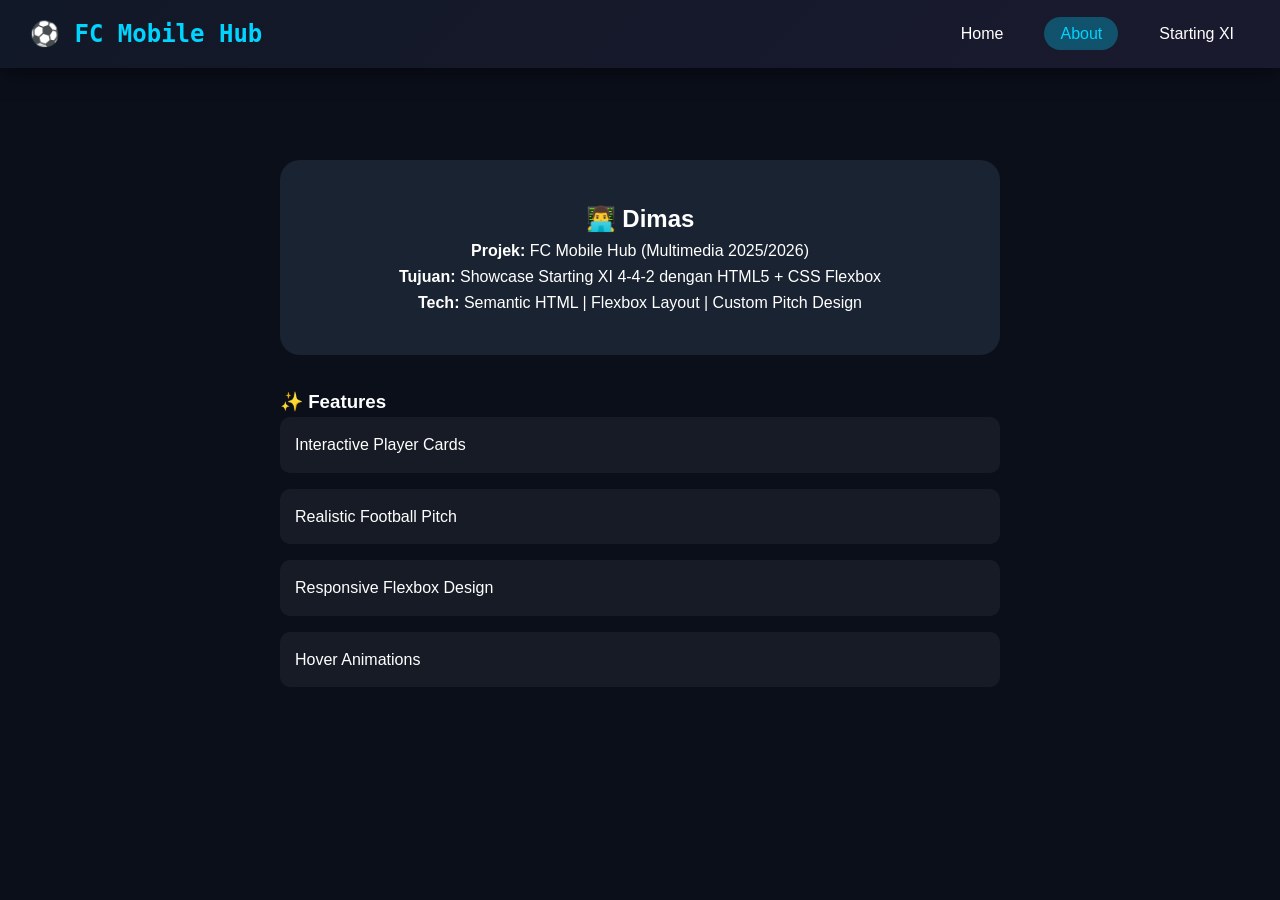
<file: About.html>
<!DOCTYPE html>
<html lang="id">
<head>
  <meta charset="UTF-8">
  <meta name="viewport" content="width=device-width, initial-scale=1.0">
  <title>About - FC Mobile Hub</title>
  <link rel="stylesheet" href="CSS.css">
</head>
<body>
  <nav class="navbar">
    <h1>⚽ FC Mobile Hub</h1>
    <ul>
      <li><a href="index.html">Home</a></li>
      <li><a href="About.html" class="active">About</a></li>
      <li><a href="content.html">Starting XI</a></li>
    </ul>
  </nav>

  <section class="about-container">
    <div class="profile-card">
      <h2>👨‍💻 Dimas</h2>
      <p><strong>Projek:</strong> FC Mobile Hub (Multimedia 2025/2026)</p>
      <p><strong>Tujuan:</strong> Showcase Starting XI 4-4-2 dengan HTML5 + CSS Flexbox</p>
      <p><strong>Tech:</strong> Semantic HTML | Flexbox Layout | Custom Pitch Design</p>
    </div>

    <div class="tech-stack">
      <h3>✨ Features</h3>
      <ul>
        <li>Interactive Player Cards</li>
        <li>Realistic Football Pitch</li>
        <li>Responsive Flexbox Design</li>
        <li>Hover Animations</li>
      </ul>
    </div>
  </section>
</body>
</html>
</file>
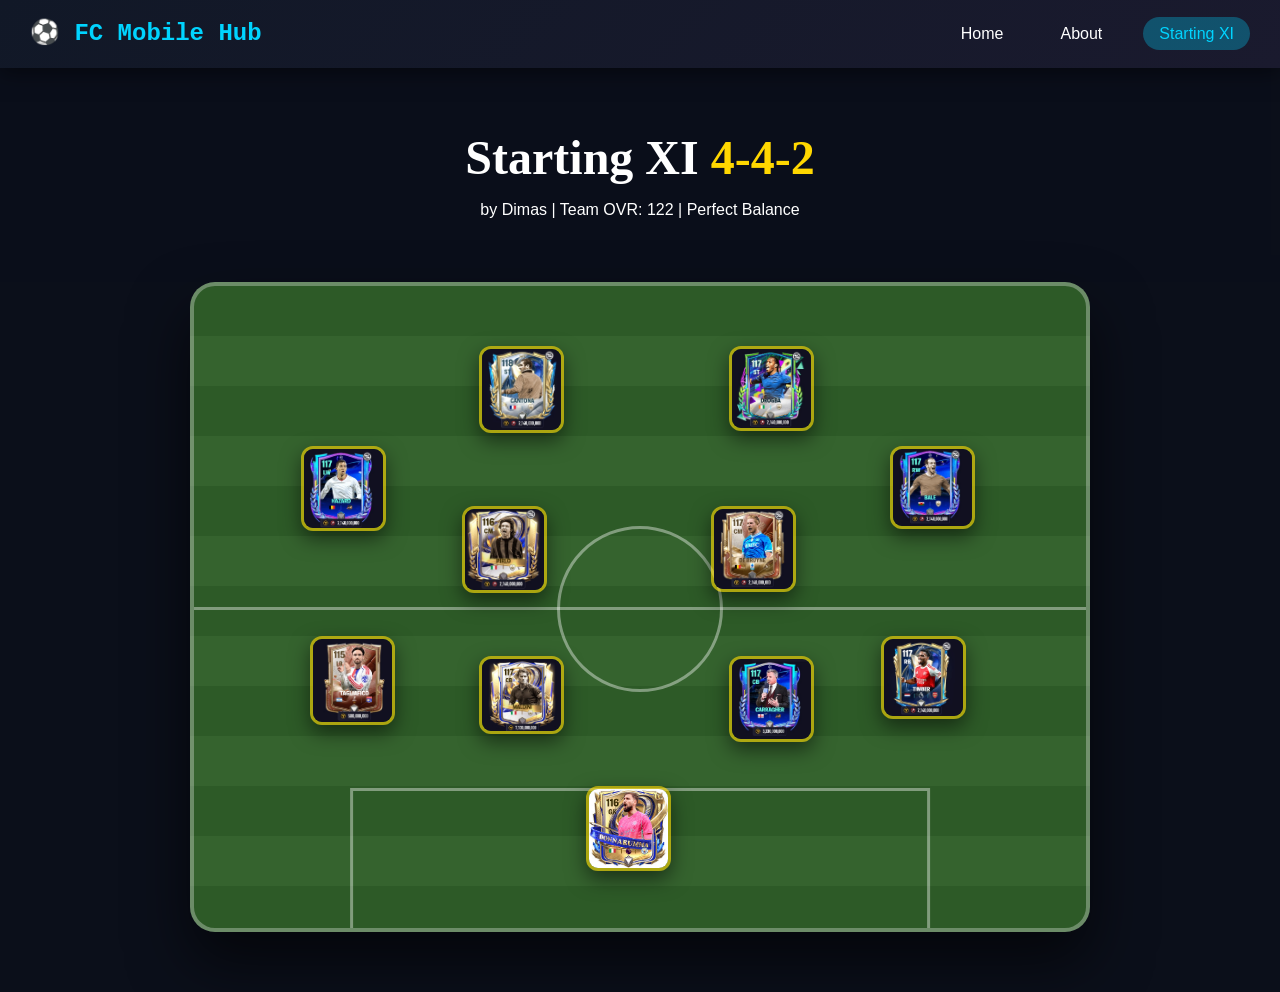
<file: content.html>
<!DOCTYPE html>
<html lang="id">
<head>
  <meta charset="UTF-8">
  <meta name="viewport" content="width=device-width, initial-scale=1.0">
  <title>Starting XI 4-4-2 - FC Mobile Hub</title>
  <link rel="stylesheet" href="CSS.css">
</head>
<body>
  <nav class="navbar">
    <h1>⚽ FC Mobile Hub</h1>
    <ul>
      <li><a href="index.html">Home</a></li>
      <li><a href="About.html">About</a></li>
      <li><a href="content.html" class="active">Starting XI</a></li>
    </ul>
  </nav>

  <section class="formation-hero">
    <h1>Starting XI <span class="highlight">4-4-2</span></h1>
    <p>by Dimas | Team OVR: 122 | Perfect Balance</p>
  </section>

  <!-- LAPANGAN MASTERPIECE LO 🔥 -->
  <section class="formation">
    <div class="lapangan">
      <div class="garis-tengah"></div>
      <div class="kotak-penalti"></div>

      <div class="field">
        <!-- ST -->
        <div class="player st1">
          <img src="Cantona.jpg.jpg" alt="Cantona" loading="lazy">
          <div class="info">Cantona<br>ST 122 <br> Poacher </div>
        </div>
        <div class="player st2">
          <img src="Drogba.jpg" alt="Drogba">
          <div class="info">Drogba<br>ST 122 <br> Poacher</div>
        </div>

        <!-- MID -->
        <div class="player lm">
          <img src="Hazard.jpg" alt="Hazard">
          <div class="info">Hazard<br>LW 122 <br> Inverted Winger</div>
        </div>
        <div class="player cm1">
          <img src="Pirlo.jpg" alt="Pirlo">
          <div class="info">Pirlo<br>121 <br> Playmaker</div>
        </div>
        <div class="player cm2">
          <img src="KDB.jpg" alt="KDB">
          <div class="info">KDB<br>CM 122 <br> Box to box</div>
        </div>
        <div class="player rm">
          <img src="Bale.jpg" alt="Bale">
          <div class="info">Bale<br>RW 122 <br> Inverted Winger</div>
        </div>

        <!-- DEF -->
        <div class="player lb">
          <img src="Tagliafico.jpg" alt="Tagliafico">
          <div class="info">Tagliafico <br>LB 120 <br>Fullback</div>
        </div>
        <div class="player cb1">
          <img src="Maldini.jpg" alt="Maldini">
          <div class="info">Maldini<br>CB 122 <br>Defender</div>
        </div>
        <div class="player cb2">
          <img src="carragher.jpg" alt="Carragher">
          <div class="info">Carragher<br>CB 122 <br>Defender</div>
        </div>
        <div class="player rb">
          <img src="Timber.jpg" alt="Timber">
          <div class="info">Timber<br>RB 122 <br>Fullback</div>
        </div>

        <!-- GK -->
        <div class="player gk">
          <img src="Donnarumma.jpg" alt="Donnarumma">
          <div class="info">Donnarumma<br>GK 121 <br>Shot Stopper</div>
        </div>
      </div>
    </div>
  </section>
</body>
</html>
</file>
<file: CSS.css>
/* BASE (dari CSS lo) */
* { margin: 0; padding: 0; box-sizing: border-box; }
body {
  font-family: 'Roboto', Arial, sans-serif;
  background: #0b0f1a;
  color: white;
  line-height: 1.6;
}

/* NAVBAR FLEXBOX (CSS lo) */
.navbar {
  display: flex;
  justify-content: space-between;
  align-items: center;
  padding: 15px 30px;
  background: linear-gradient(135deg, #111827 0%, #1a1a2e 100%);
  position: fixed;
  width: 100%;
  top: 0;
  z-index: 1000;
  box-shadow: 0 4px 20px rgba(0,0,0,0.5);
}
.navbar h1 { font-family: 'Orbitron', monospace; color: #00d4ff; }
.navbar ul {
  display: flex;
  list-style: none;
  gap: 25px;
}
.navbar a {
  color: white;
  text-decoration: none;
  padding: 8px 16px;
  border-radius: 20px;
  transition: all 0.3s;
}
.navbar a:hover, .navbar a.active {
  background: rgba(0,212,255,0.3);
  color: #00d4ff;
  transform: translateY(-2px);
}

/* HERO */
.hero {
  text-align: center;
  padding: 120px 20px 80px;
  background: linear-gradient(rgba(0,0,0,0.7), rgba(0,0,0,0.7)), 
              url('pitch-bg.jpg');
  min-height: 70vh;
  display: flex;
  align-items: center;
  justify-content: center;
}
.hero h2 { 
  font-size: 3rem; 
  font-family: 'Orbitron', monospace;
  margin-bottom: 1rem;
}
.highlight { color: #ffd700; }
.cta-primary {
  background: linear-gradient(45deg, #22c55e, #16a34a);
  padding: 15px 30px;
  font-weight: bold;
  border-radius: 50px;
  box-shadow: 0 10px 25px rgba(34,197,94,0.4);
  transition: all 0.3s;
}
.cta-primary:hover { transform: scale(1.05); }

/* PREVIEW CARDS (CSS lo) */
.preview {
  display: flex;
  justify-content: center;
  gap: 30px;
  padding: 60px 20px;
  flex-wrap: wrap;
}
.card {
  background: rgba(31,41,55,0.8);
  backdrop-filter: blur(10px);
  padding: 30px;
  border-radius: 20px;
  border: 1px solid rgba(255,255,255,0.1);
  transition: all 0.3s;
  flex: 1;
  min-width: 280px;
}
.card:hover {
  transform: translateY(-10px);
  box-shadow: 0 20px 40px rgba(0,0,0,0.4);
}

/* ABOUT */
.about-container {
  max-width: 800px;
  margin: 120px auto 0;
  padding: 40px;
  display: flex;
  flex-direction: column;
  gap: 2rem;
}
.profile-card {
  background: rgba(31,41,55,0.8);
  padding: 40px;
  border-radius: 20px;
  text-align: center;
}
.tech-stack ul {
  list-style: none;
  display: flex;
  flex-direction: column;
  gap: 1rem;
}
.tech-stack li {
  padding: 15px;
  background: rgba(255,255,255,0.05);
  border-radius: 10px;
}

/* LAPANGAN LEGENDARIS (CSS LO 100% PRESERVED + ENHANCE) */
.formation-hero {
  text-align: center;
  padding: 120px 20px 60px;
  background: rgba(11,15,26,0.9);
}
.formation-hero h1 { font-family: 'Orbitron'; font-size: 3rem; }
.formation { padding-bottom: 60px; }

.lapangan {
  position: relative;
  width: 100%;
  max-width: 900px;
  height: 650px;
  margin: 0 auto;
  background: repeating-linear-gradient(
    to bottom,
    #2d5a27,
    #2d5a27 50px,
    #35632e 50px,
    #35632e 100px
  );
  border: 4px solid rgba(255,255,255,0.3);
  overflow: hidden;
  border-radius: 25px;
  box-shadow: 0 30px 60px rgba(0,0,0,0.6);
}

.garis-tengah {
  position: absolute;
  top: 50%;
  width: 100%;
  height: 3px;
  background: rgba(255,255,255,0.4);
}
.garis-tengah::after {
  content: "";
  position: absolute;
  top: 50%;
  left: 50%;
  width: 160px;
  height: 160px;
  border: 3px solid rgba(255,255,255,0.4);
  border-radius: 50%;
  transform: translate(-50%, -50%);
}

.kotak-penalti {
  position: absolute;
  bottom: 0;
  left: 50%;
  transform: translateX(-50%);
  width: 65%;
  height: 140px;
  border: 3px solid rgba(255,255,255,0.4);
  border-bottom: none;
}
.kotak-penalti::before {
  content: "";
  position: absolute;
  top: 35px;
  left: 50%;
  width: 8px;
  height: 8px;
  background: rgba(255,255,255,0.6);
  border-radius: 50%;
  transform: translateX(-50%);
}

.field {
  position: relative;
  width: 100%;
  height: 100%;
  padding: 20px;
}

/* POSISI PLAYER (CSS LO - PERFECT) */
.player {
  position: absolute;
  cursor: pointer;
  transition: all 0.4s cubic-bezier(0.68, -0.55, 0.265, 1.55);
}
.player img {
  width: 85px;
  height: auto;
  border-radius: 12px;
  border: 3px solid rgba(255,215,0,0.6);
  box-shadow: 0 8px 20px rgba(0,0,0,0.5);
}
.player:hover img {
  transform: scale(1.8) rotate(5deg);
  border-color: #ffd700;
  box-shadow: 0 15px 40px rgba(255,215,0,0.6);
}

.info {
  position: absolute;
  bottom: -35px;
  left: 50%;
  transform: translateX(-50%);
  background: rgba(0,0,0,0.9);
  padding: 8px 12px;
  font-size: 11px;
  border-radius: 8px;
  opacity: 0;
  transition: all 0.3s;
  white-space: nowrap;
  font-weight: bold;
}
.player:hover .info {
  opacity: 1;
  bottom: -28px;
}

/* POSISI 4-4-2 (CSS LO) */
.st1 { top: 60px; left: 32%; }
.st2 { top: 60px; left: 60%; }
.lm  { top: 160px; left: 12%; }
.cm1 { top: 220px; left: 30%; }
.cm2 { top: 220px; left: 58%; }
.rm  { top: 160px; left: 78%; }
.lb  { top: 350px; left: 13%; }
.cb1 { top: 370px; left: 32%; }
.cb2 { top: 370px; left: 60%; }
.rb  { top: 350px; left: 77%; }
.gk  { top: 500px; left: 44%; }

/* RESPONSIVE */
@media (max-width: 768px) {
  .navbar { flex-direction: column; gap: 1rem; padding: 15px; }
  .navbar ul { gap: 15px; }
  .lapangan { height: 550px; margin: 0 10px; }
  .st1, .st2 { left: 20%, 72% !important; }
}
</file>
